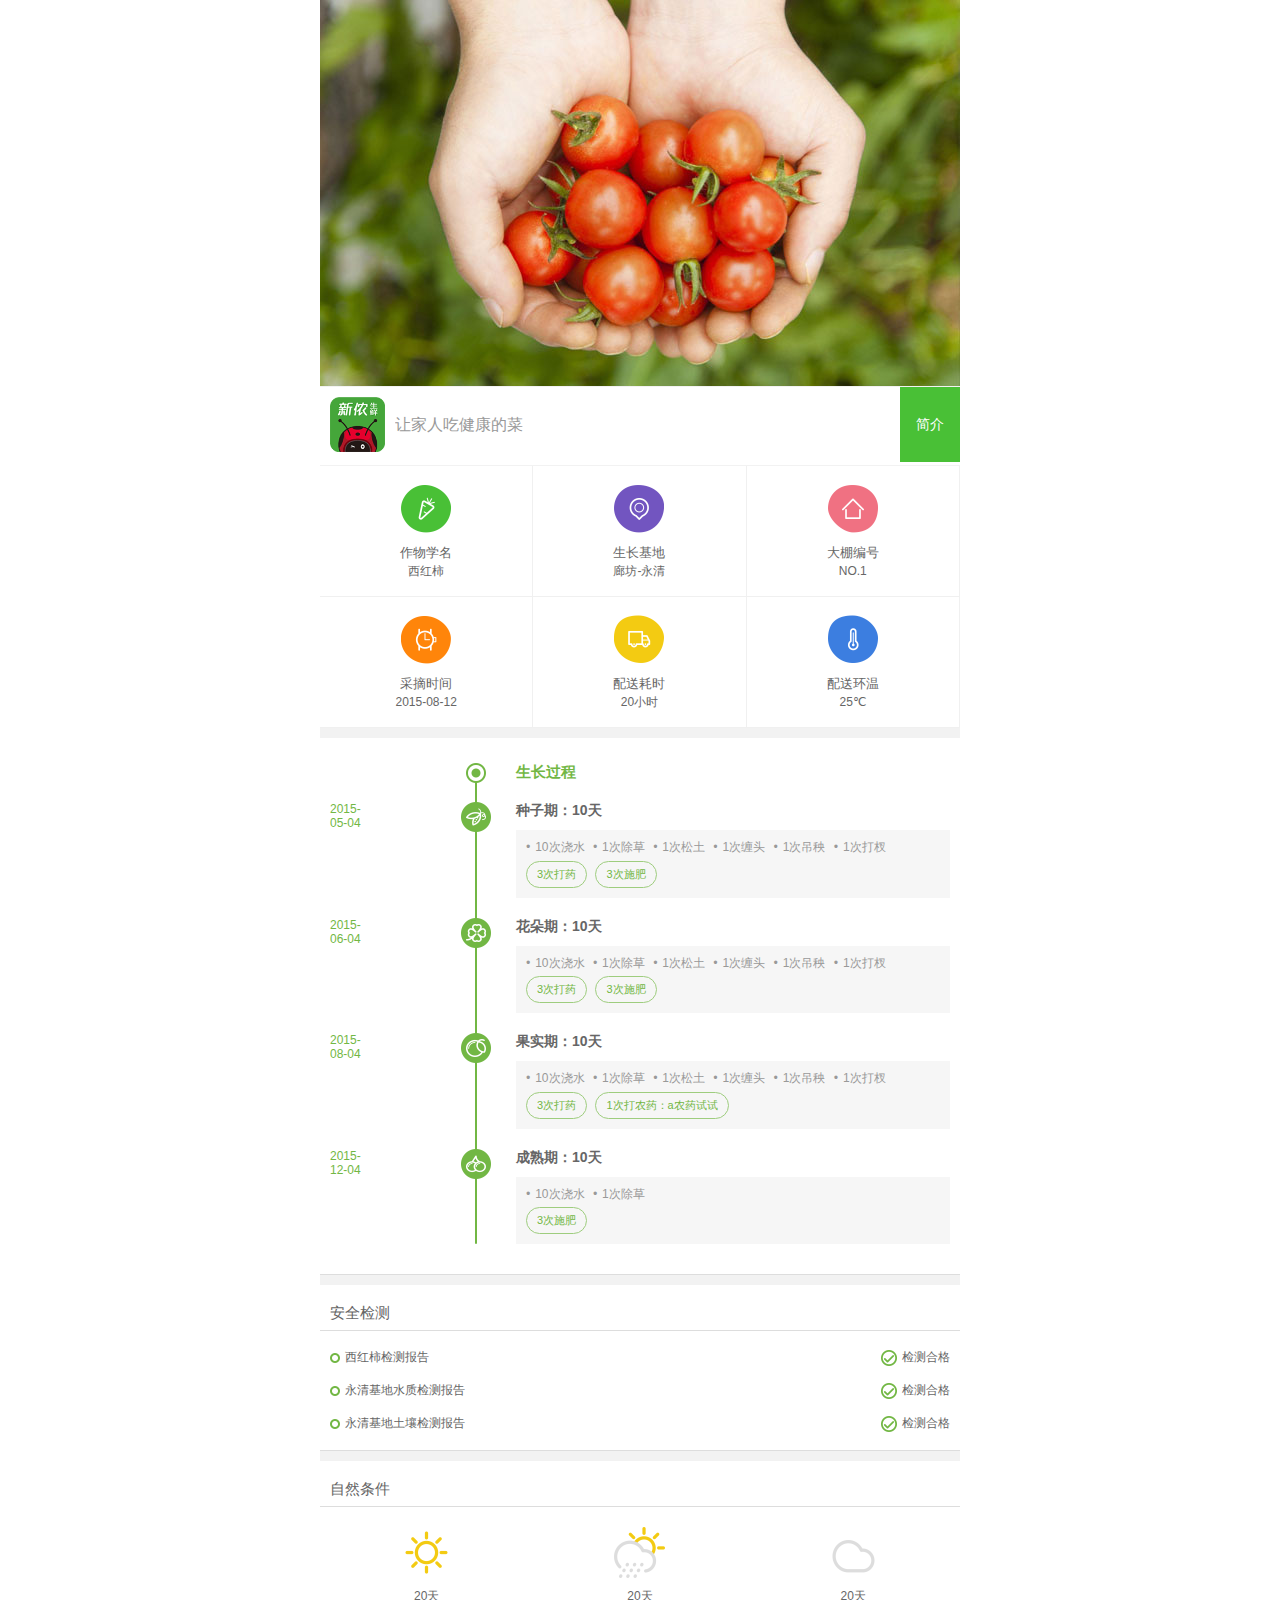
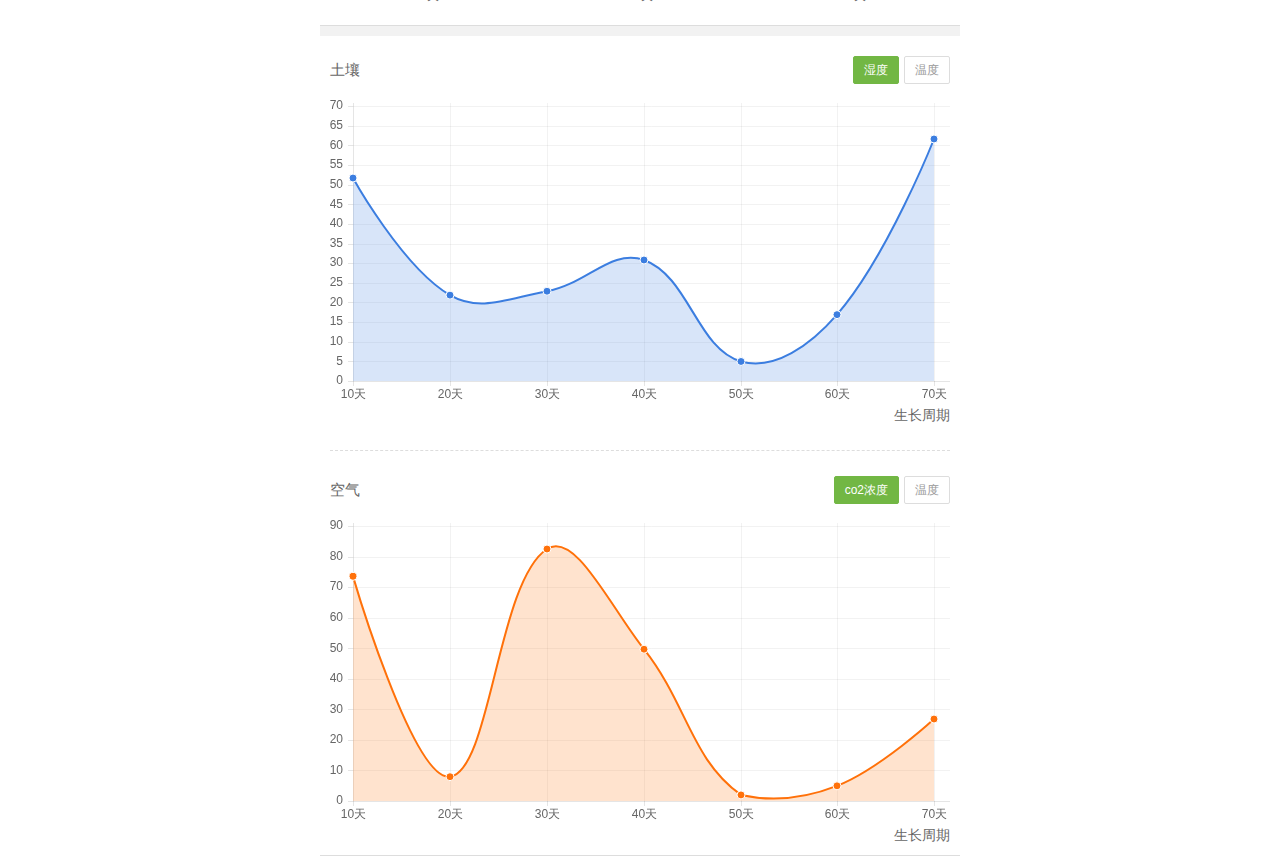
<file: index.html>
<!DOCTYPE html>
<html>
<head>
	<title>溯源</title>
	<meta charset="utf-8">
	<meta http-equiv="X-UA-Compatible" content="IE=edge">
	<meta name="viewport" content="width=device-width,height=device-height,inital-scale=1.0,maximum-scale=1.0,user-scalable=no;">
	<meta name="apple-mobile-web-app-capable" content="yes">
	<meta name="apple-mobile-web-app-status-bar-style" content="black">
	<meta name="format-detection" content="telephone=no">     

	<link href="css/reset.css" rel="stylesheet"> 
	<link href="css/style.css" rel="stylesheet">
	
</head>
<body>
	<div class="wrap">
		<head>
			<div class="header-inner">
				<div class="image-source">
					 <img id="srcimg" src="images/banner_02.jpg">
					 <!-- 一定要限制 id="srcimg" 上传的图片尺寸为： width="640" height="386"-->
				</div>
			</div>
		</head>
		<div class="guild-nav">
			<dl class="clearfix link-line">
				<dt>
					<img src="images/logo.png">
				</dt>
				<dd>
					<span>让家人吃健康的菜</span>
					<a href="jianjie.html">简介</a>
				</dd>
			</dl>
			<ul class="clearfix">
				<li>
					<a href="javascript:void(0)">
						<i class="icon icon-name"></i>
						<span>作物学名</span>
						<span>西红柿</span>
					</a>
				</li>
				<li>
					<a href="javascript:void(0)">
						<i class="icon icon-address"></i>
						<span>生长基地</span>
						<span>廊坊-永清</span>
					</a>
				</li>
				<li>
					<a href="javascript:void(0)">
						<i class="icon icon-number"></i>
						<span>大棚编号</span>
						<span>NO.1</span>
					</a>
				</li>
				<li>
					<a href="javascript:void(0)">
						<i class="icon icon-time"></i>
						<span>采摘时间</span>
						<span>2015-08-12</span>
					</a>
				</li>
				<li>
					<a href="javascript:void(0)">
						<i class="icon icon-delivery"></i>
						<span>配送耗时</span>
						<span>20小时</span>
					</a>
				</li>
				<li>
					<a href="javascript:void(0)">
						<i class="icon icon-temperature"></i>
						<span>配送环温</span>
						<span>25℃</span>
					</a>
				</li>
			</ul>
		</div>
		<div class="main">
			<div class="container">
				<div class="space10">
					<div class="timeline">
							<div class="timeline-container">
								<div class="timeline-line"></div>

								<div class="timeline-row clearfix">
									<div class="timeline-time">
										<span>&nbsp;</span>
									</div>
									<div class="timeline-icon">
										<i class="icon-min icon-circle"></i>
									</div>
									<div class="timeline-content">
										<h2>生长过程</h2>
									</div>
								</div>

								<div class="timeline-row clearfix">
									<div class="timeline-time">
										<span>2015-<br/>05-04</span>
									</div>
									<div class="timeline-icon">
										<i class="icon-min icon-seed"></i>
									</div>
									<div class="timeline-content">
										<h4>种子期：10天</h4>
										<div class="timeline-content-inner">
											<p>
												<span><i class="dotted">&bull;</i>10次浇水</span>
												<span><i class="dotted">&bull;</i>1次除草</span>
												<span><i class="dotted">&bull;</i>1次松土</span>
												<span><i class="dotted">&bull;</i>1次缠头</span>
												<span><i class="dotted">&bull;</i>1次吊秧</span>
												<span><i class="dotted">&bull;</i>1次打杈</span>
											</p>
											<a href="nongyao.html">3次打药</a>
											<a href="#">3次施肥</a>
										</div>
									</div>
								</div>

								<div class="timeline-row clearfix">
									<div class="timeline-time">
										<span>2015-<br/>06-04</span>
									</div>
									<div class="timeline-icon">
										<i class="icon-min icon-flower"></i>
									</div>
									<div class="timeline-content">
										<h4>花朵期：10天</h4>
										<div class="timeline-content-inner">
											<p>
												<span><i class="dotted">&bull;</i>10次浇水</span>
												<span><i class="dotted">&bull;</i>1次除草</span>
												<span><i class="dotted">&bull;</i>1次松土</span>
												<span><i class="dotted">&bull;</i>1次缠头</span>
												<span><i class="dotted">&bull;</i>1次吊秧</span>
												<span><i class="dotted">&bull;</i>1次打杈</span>
											</p>
											<a href="#">3次打药</a>
											<a href="#">3次施肥</a>
										</div>
									</div>
								</div>

								<div class="timeline-row clearfix">
									<div class="timeline-time">
										<span>2015-<br/>08-04</span>
									</div>
									<div class="timeline-icon">
										<i class="icon-min icon-fruit"></i>
									</div>
									<div class="timeline-content">
										<h4>果实期：10天</h4>
										<div class="timeline-content-inner">
											<p>
												<span><i class="dotted">&bull;</i>10次浇水</span>
												<span><i class="dotted">&bull;</i>1次除草</span>
												<span><i class="dotted">&bull;</i>1次松土</span>
												<span><i class="dotted">&bull;</i>1次缠头</span>
												<span><i class="dotted">&bull;</i>1次吊秧</span>
												<span><i class="dotted">&bull;</i>1次打杈</span>
											</p>
											<a href="#">3次打药</a>
											<a href="#">1次打农药：a农药试试</a>
										</div>
									</div>
								</div>

								<div class="timeline-row clearfix">
									<div class="timeline-time">
										<span>2015-<br/>12-04</span>
									</div>
									<div class="timeline-icon">
										<i class="icon-min icon-grown"></i>
									</div>
									<div class="timeline-content">
										<h4>成熟期：10天</h4>
										<div class="timeline-content-inner">
											<p>
												<span><i class="dotted">&bull;</i>10次浇水</span>
												<span><i class="dotted">&bull;</i>1次除草</span>
											</p>
											<a href="#">3次施肥</a>
										</div>
									</div>
								</div>
							</div>
					</div>
				</div>
			</div>
			<div class="container">
				<h2 class="module-title">安全检测</h2>
				<div class="space10">
					<ul class="list-detection">
						<li>
							<a class="clearfix" href="baogao-list.html">
								<span><i class="icon list-circle"></i>西红柿检测报告</span>
								<span> <i class="icon circle-right"></i>检测合格</span>
							</a>
						</li>

						<li>
							<a class="clearfix" href="water.html">
								<span><i class="icon list-circle"></i>永清基地水质检测报告</span>
								<span> <i class="icon circle-right"></i>检测合格</span>
							</a>
						</li>

						<li>
							<a class="clearfix" href="soil.html">
								<span><i class="icon list-circle"></i>永清基地土壤检测报告</span>
								<span> <i class="icon circle-right"></i>检测合格</span>
							</a>
						</li>
					</ul>
				</div>
			</div>
			
			<div class="container">
				<h2 class="module-title">自然条件</h2>
				<ul class="list-conditions clearfix">
					<li>
						<i class="icon icon-sun"></i>
						<p>20天</p>
					</li>
					<li>
						<i class="icon icon-rain"></i>
						<p>20天</p>
					</li>
					<li>
						<i class="icon icon-cloudy"></i>
						<p>20天</p>
					</li>
				</ul>
			</div>

			<div class="container">
				<div class="space10">
					<div class="module1">
						<div class="title-group clearfix">
							<span>土壤</span>
							<span class="btn-group">
								<div class="clearfix">
									<a class="active" href="#">湿度</a>
									<a href="#">温度</a>
								</div>
							</span>
						</div>
						<div class="chart-module">
							<canvas id="canvas" height="150" width="300"></canvas>
							<p>生长周期</p>
						</div>
					</div>

					<div class="module2">
						<div class="title-group clearfix">
							<span>空气</span>
							<span class="btn-group">
								<div class="clearfix">
									<a class="active" href="#">co2浓度</a>
									<a href="#">温度</a>
								</div>
							</span>
						</div>
						<div class="chart-module">
							<canvas id="canvas2" height="150" width="300"></canvas>
							<p>生长周期</p>
						</div>
					</div>
				</div>
			</div>
		</div>
	</div>

<script src="js/Chart.min.js"></script><!-- 图表信息js -->
<script type="text/javascript" src="js/chart-module.js"></script><!-- 图表信息设置 -->
</body>
</html>
</file>
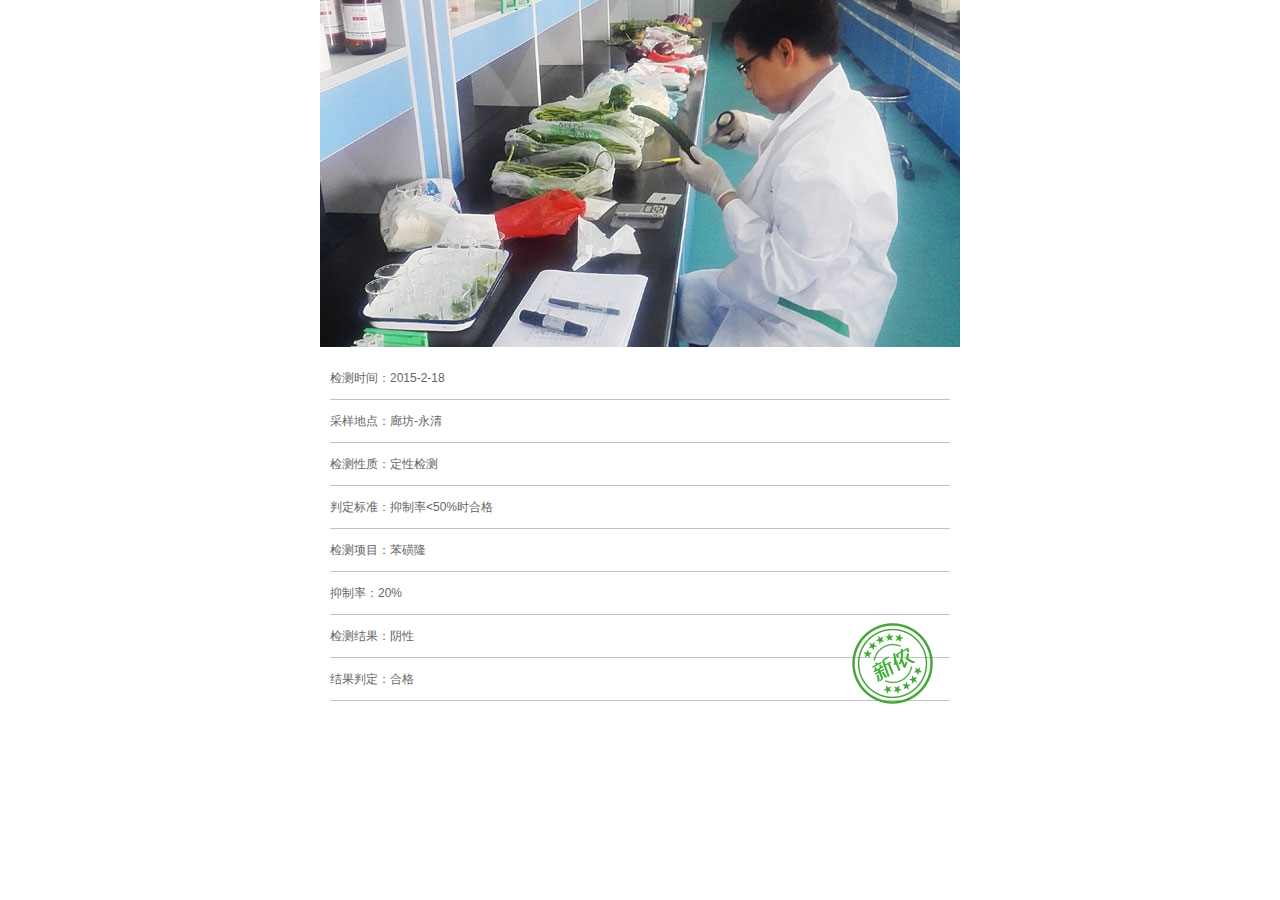
<file: baogao-list.html>
<!DOCTYPE html>
<html>
<head>
	<title>溯源-检测</title>
	<meta charset="utf-8">
	<meta http-equiv="X-UA-Compatible" content="IE=edge">
	<meta name="viewport" content="width=device-width,height=device-height,inital-scale=1.0,maximum-scale=1.0,user-scalable=no;">
	<meta name="apple-mobile-web-app-capable" content="yes">
	<meta name="apple-mobile-web-app-status-bar-style" content="black">
	<meta name="format-detection" content="telephone=no">     

	<link href="css/reset.css" rel="stylesheet"> 
	<link href="css/style.css" rel="stylesheet">
	
</head>
<body>
	<div class="wrap">
		<div class="qc-bg">
			<head>
				<div class="theme-banner">
					<img src="images/head.jpg" alt="溯源-质检"> 
					<!-- 图片尺寸width="640" height="347" -->
				</div>
			</head>
			<div class="main">
				<div class="qc-module">
					<div class="space10">
						<ul>
							<li>检测时间：2015-2-18</li>
							<li>采样地点：廊坊-永清</li>
							<li>检测性质：定性检测</li>
							<li>判定标准：抑制率&lt;50%时合格</li>
							<li>检测项目：苯磺隆</li>
							<li>抑制率：20%</li>
							<li>检测结果：阴性</li>
							<li>结果判定：合格</li>
						</ul>
					</div>
					<i class="icon section"></i>
				</div>
			</div>
		</div>
	</div>

<script src="js/Chart.min.js"></script><!-- 图表信息js -->
<script type="text/javascript" src="js/chart-module.js"></script><!-- 图表信息设置 -->
</body>
</html>
</file>
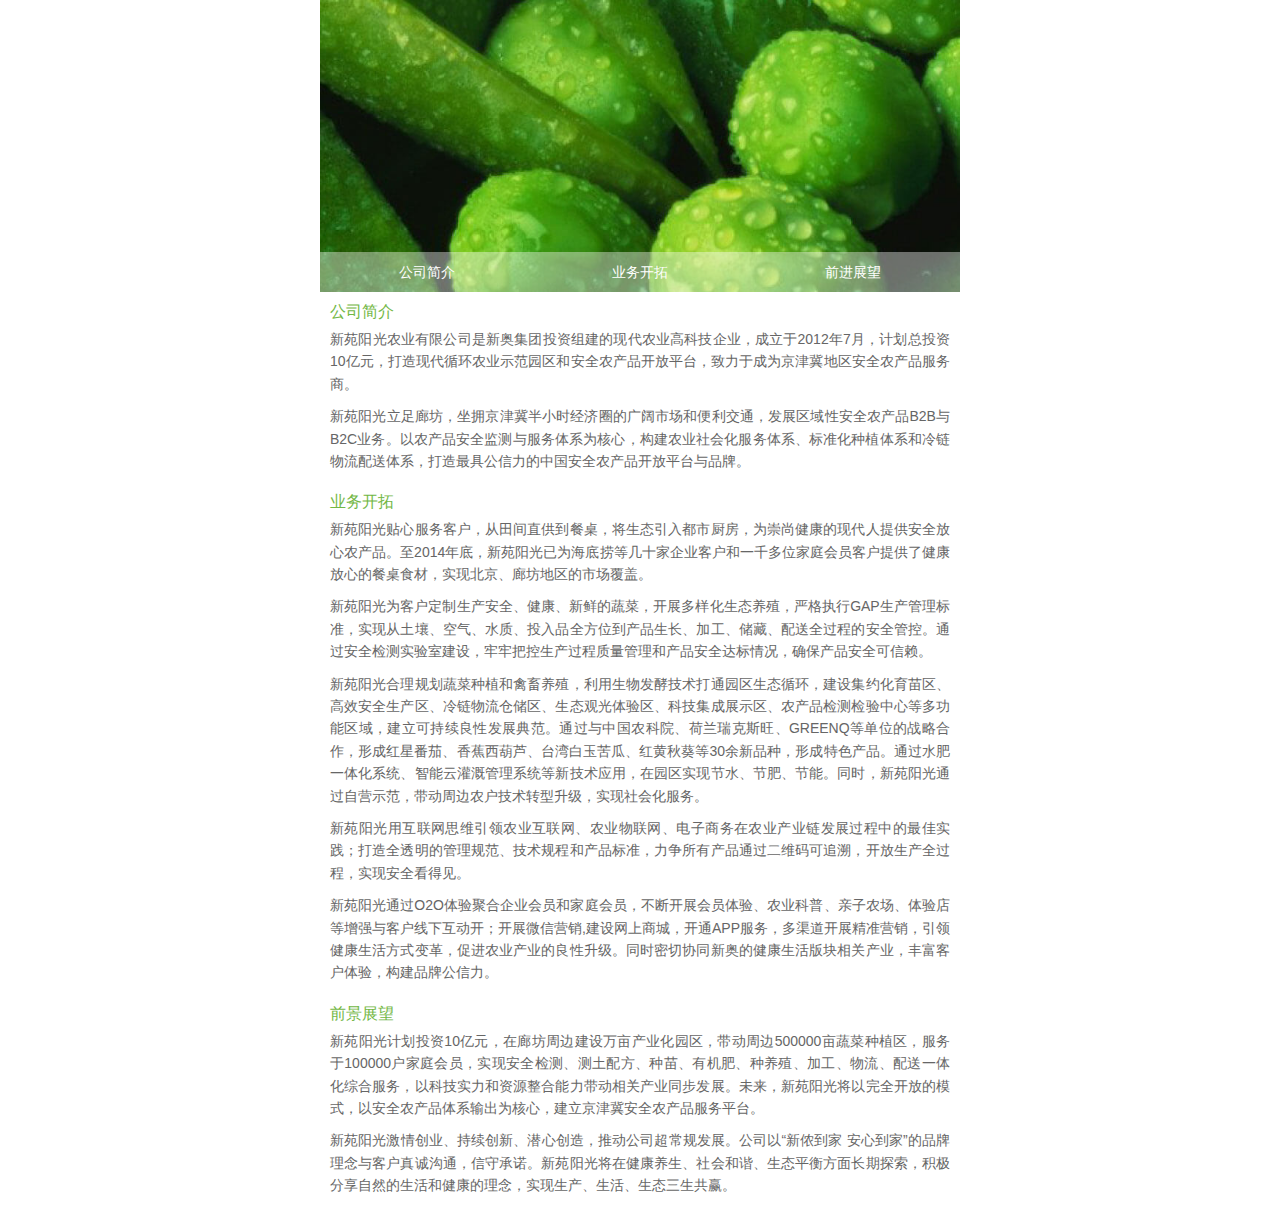
<file: jianjie.html>
<!DOCTYPE html>
<html>
<head>
	<title>简介</title>
	<meta charset="utf-8">
	<meta http-equiv="X-UA-Compatible" content="IE=edge">
	<meta name="viewport" content="width=device-width,height=device-height,inital-scale=1.0,maximum-scale=1.0,user-scalable=no;">
	<meta name="apple-mobile-web-app-capable" content="yes">
	<meta name="apple-mobile-web-app-status-bar-style" content="black">
	<meta name="format-detection" content="telephone=no">     

	<link href="css/reset.css" rel="stylesheet"> 
	<link href="css/style.css" rel="stylesheet">
</head>
<body>
	<div class="wrap">
		<div class="main">
			<div class="intro-box">
				<div class="intro-head">
					<div class="intro-top">
						<img src="images/intro.jpg">
						<ul class="clearfix">
							<li>
								<a href="#one">公司简介</a>
							</li>
							<li>
								<a href="#two">业务开拓</a>
							</li>
							<li>
								<a href="#three">前进展望</a>
							</li>
						</ul>
					</div>
				</div>
				<img class="opc" src="images/intro.jpg">
				<!-- <div class="white-div"></div> -->
				<div class="intro-txt" id="one">
					<h2>公司简介</h2>
					<p>
						新苑阳光农业有限公司是新奥集团投资组建的现代农业高科技企业，成立于2012年7月，计划总投资10亿元，打造现代循环农业示范园区和安全农产品开放平台，致力于成为京津冀地区安全农产品服务商。
					</p>
					<p>
						新苑阳光立足廊坊，坐拥京津冀半小时经济圈的广阔市场和便利交通，发展区域性安全农产品B2B与B2C业务。以农产品安全监测与服务体系为核心，构建农业社会化服务体系、标准化种植体系和冷链物流配送体系，打造最具公信力的中国安全农产品开放平台与品牌。
					</p>
				</div>
				<div class="intro-txt" id="two">
					<h2>业务开拓</h2>
					<p>
						新苑阳光贴心服务客户，从田间直供到餐桌，将生态引入都市厨房，为崇尚健康的现代人提供安全放心农产品。至2014年底，新苑阳光已为海底捞等几十家企业客户和一千多位家庭会员客户提供了健康放心的餐桌食材，实现北京、廊坊地区的市场覆盖。
					</p>
					<p>
						新苑阳光为客户定制生产安全、健康、新鲜的蔬菜，开展多样化生态养殖，严格执行GAP生产管理标准，实现从土壤、空气、水质、投入品全方位到产品生长、加工、储藏、配送全过程的安全管控。通过安全检测实验室建设，牢牢把控生产过程质量管理和产品安全达标情况，确保产品安全可信赖。
					</p>
					<p>
						新苑阳光合理规划蔬菜种植和禽畜养殖，利用生物发酵技术打通园区生态循环，建设集约化育苗区、高效安全生产区、冷链物流仓储区、生态观光体验区、科技集成展示区、农产品检测检验中心等多功能区域，建立可持续良性发展典范。通过与中国农科院、荷兰瑞克斯旺、GREENQ等单位的战略合作，形成红星番茄、香蕉西葫芦、台湾白玉苦瓜、红黄秋葵等30余新品种，形成特色产品。通过水肥一体化系统、智能云灌溉管理系统等新技术应用，在园区实现节水、节肥、节能。同时，新苑阳光通过自营示范，带动周边农户技术转型升级，实现社会化服务。
					</p>
					<p>
						新苑阳光用互联网思维引领农业互联网、农业物联网、电子商务在农业产业链发展过程中的最佳实践；打造全透明的管理规范、技术规程和产品标准，力争所有产品通过二维码可追溯，开放生产全过程，实现安全看得见。
					</p>
					<p>
						新苑阳光通过O2O体验聚合企业会员和家庭会员，不断开展会员体验、农业科普、亲子农场、体验店等增强与客户线下互动开；开展微信营销,建设网上商城，开通APP服务，多渠道开展精准营销，引领健康生活方式变革，促进农业产业的良性升级。同时密切协同新奥的健康生活版块相关产业，丰富客户体验，构建品牌公信力。
					</p>
				</div>
				<div class="intro-txt" id="three">
					<h2>前景展望</h2>
					<p>
						新苑阳光计划投资10亿元，在廊坊周边建设万亩产业化园区，带动周边500000亩蔬菜种植区，服务于100000户家庭会员，实现安全检测、测土配方、种苗、有机肥、种养殖、加工、物流、配送一体化综合服务，以科技实力和资源整合能力带动相关产业同步发展。未来，新苑阳光将以完全开放的模式，以安全农产品体系输出为核心，建立京津冀安全农产品服务平台。
					</p>
					<p>
						新苑阳光激情创业、持续创新、潜心创造，推动公司超常规发展。公司以“新侬到家 安心到家”的品牌理念与客户真诚沟通，信守承诺。新苑阳光将在健康养生、社会和谐、生态平衡方面长期探索，积极分享自然的生活和健康的理念，实现生产、生活、生态三生共赢。
					</p>
				</div>
			</div>
		</div>
	</div>

<script type="text/javascript" src="js/jquery.js"></script>

<script type="text/javascript">
	$(function(){
	    var hei = $('.intro-head').height();
	    //var heiw = $('.white-div').css({"height":hei});
		$(".intro-top ul a").click(function(){
		    var href = $(this).attr("href");
		    var pos = $(href).offset().top - hei;
		    $("html,body").animate({scrollTop: pos}, 1000);
		    return false;
		});
	})
</script>
</body>
</html>
</file>
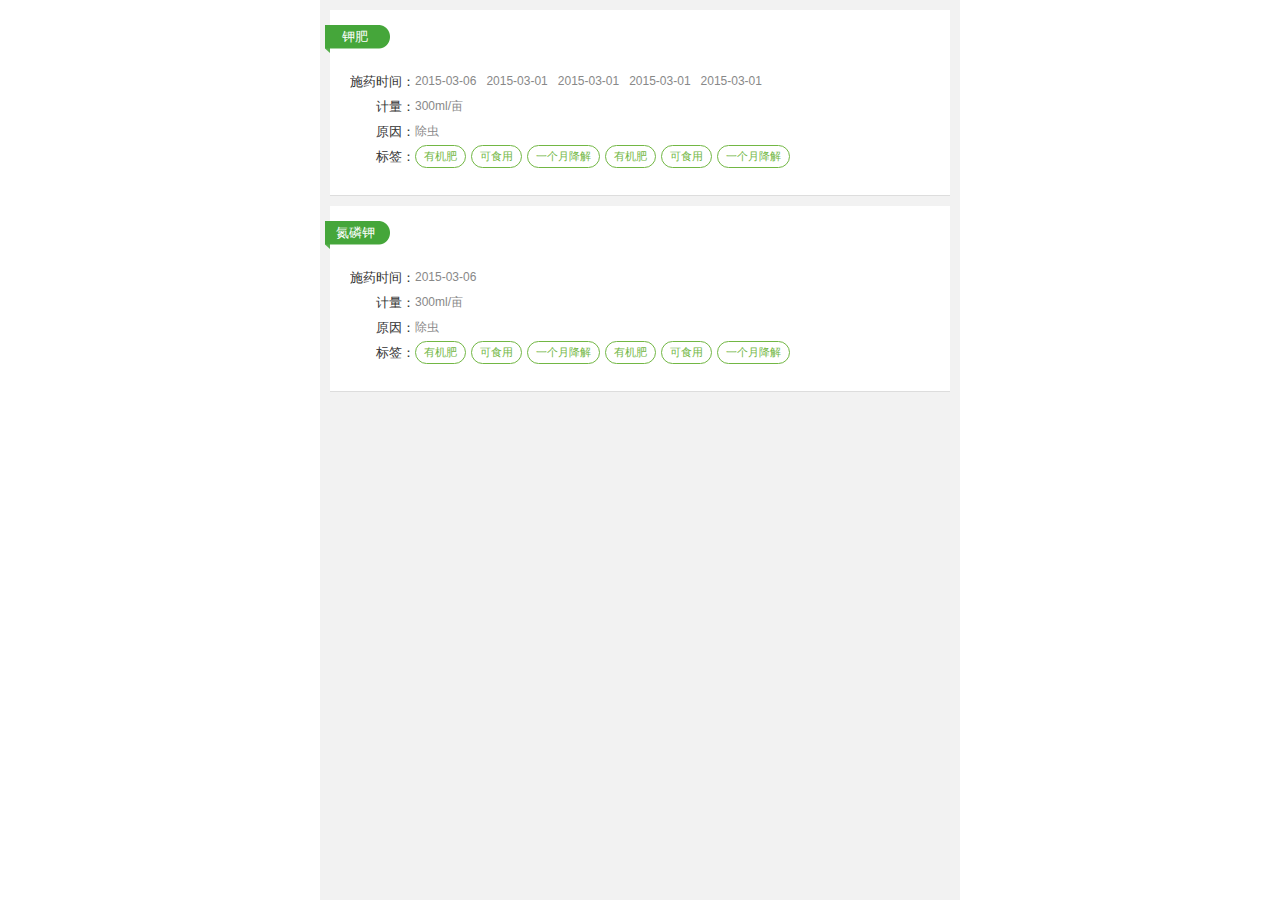
<file: nongyao.html>
<!DOCTYPE html>
<html>
<head>
	<title>溯源-农药</title>
	<meta charset="utf-8">
	<meta http-equiv="X-UA-Compatible" content="IE=edge">
	<meta name="viewport" content="width=device-width,height=device-height,inital-scale=1.0,maximum-scale=1.0,user-scalable=no;">
	<meta name="apple-mobile-web-app-capable" content="yes">
	<meta name="apple-mobile-web-app-status-bar-style" content="black">
	<meta name="format-detection" content="telephone=no">     

	<link href="css/reset.css" rel="stylesheet"> 
	<link href="css/style.css" rel="stylesheet">
	
</head>
<body>
	<div class="wrap">
		<div class="main">
			<div class="container full-screen-grey">
				<div class="mark-module">
					<span class="mark-book">
						<i>钾肥</i>
					</span>
					<dl class="ele-list clearfix">
						<dt>施药时间：</dt>
						<dd>
							<span>2015-03-06</span>
							<span>2015-03-01</span>
							<span>2015-03-01</span>
							<span>2015-03-01</span>
							<span>2015-03-01</span>
						</dd>
					</dl>

					<dl class="ele-list clearfix">
						<dt>计量：</dt>
						<dd>
							<span>300ml/亩</span>
						</dd>
					</dl>

					<dl class="ele-list clearfix">
						<dt>原因：</dt>
						<dd>
							<span>除虫</span>
						</dd>
					</dl>
					
					<dl class="ele-list clearfix">
						<dt>标签：</dt>
						<dd>
							<em>有机肥</em>
							<em>可食用</em>
							<em>一个月降解</em>
							<em>有机肥</em>
							<em>可食用</em>
							<em>一个月降解</em>
						</dd>
					</dl>
				</div>

				<div class="mark-module">
					<span class="mark-book">
						<i>氮磷钾</i>
					</span>
					<dl class="ele-list clearfix">
						<dt>施药时间：</dt>
						<dd>
							<span>2015-03-06</span>
						</dd>
					</dl>

					<dl class="ele-list clearfix">
						<dt>计量：</dt>
						<dd>
							<span>300ml/亩</span>
						</dd>
					</dl>

					<dl class="ele-list clearfix">
						<dt>原因：</dt>
						<dd>
							<span>除虫</span>
						</dd>
					</dl>

					<dl class="ele-list clearfix">
						<dt>标签：</dt>
						<dd>
							<em>有机肥</em>
							<em>可食用</em>
							<em>一个月降解</em>
							<em>有机肥</em>
							<em>可食用</em>
							<em>一个月降解</em>
						</dd>
					</dl>
				</div>
			</div>
		</div>
	</div>

<script src="js/Chart.min.js"></script><!-- 图表信息js -->
<script type="text/javascript" src="js/chart-module.js"></script><!-- 图表信息设置 -->
</body>
</html>
</file>
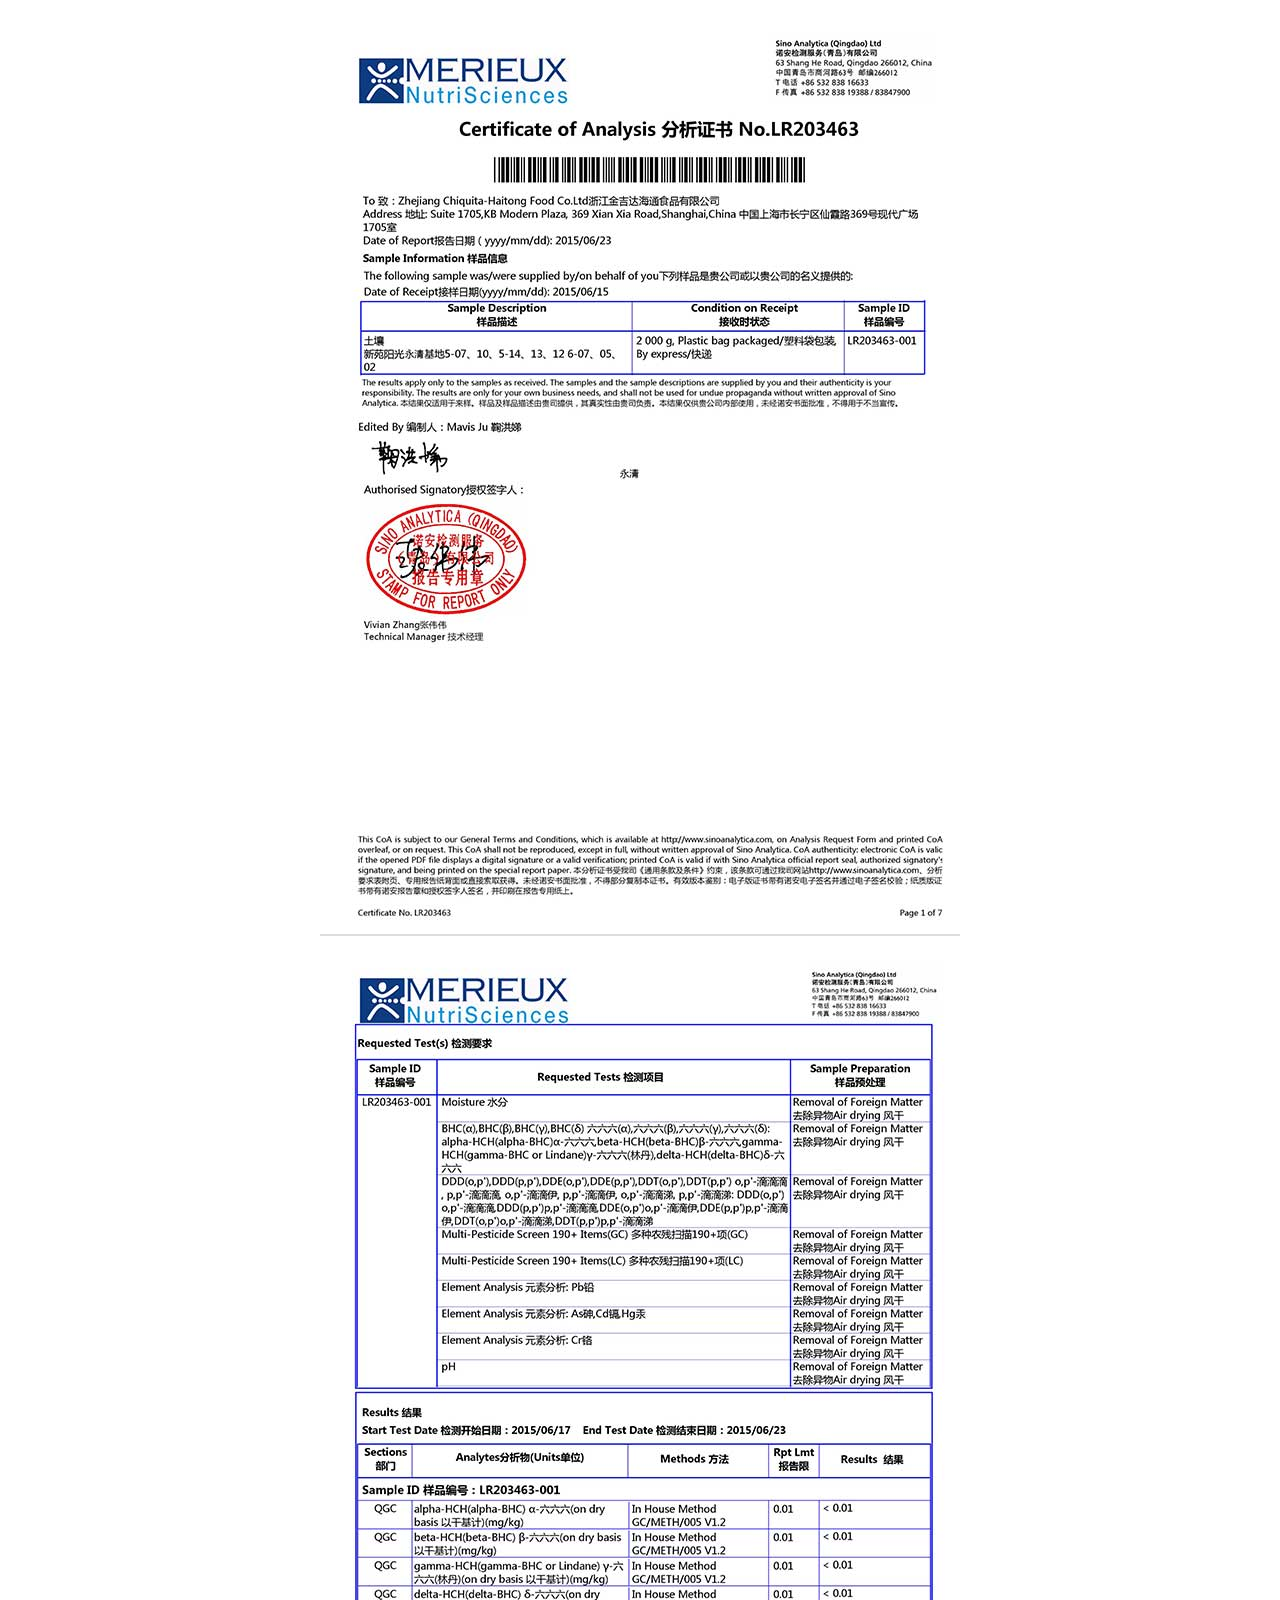
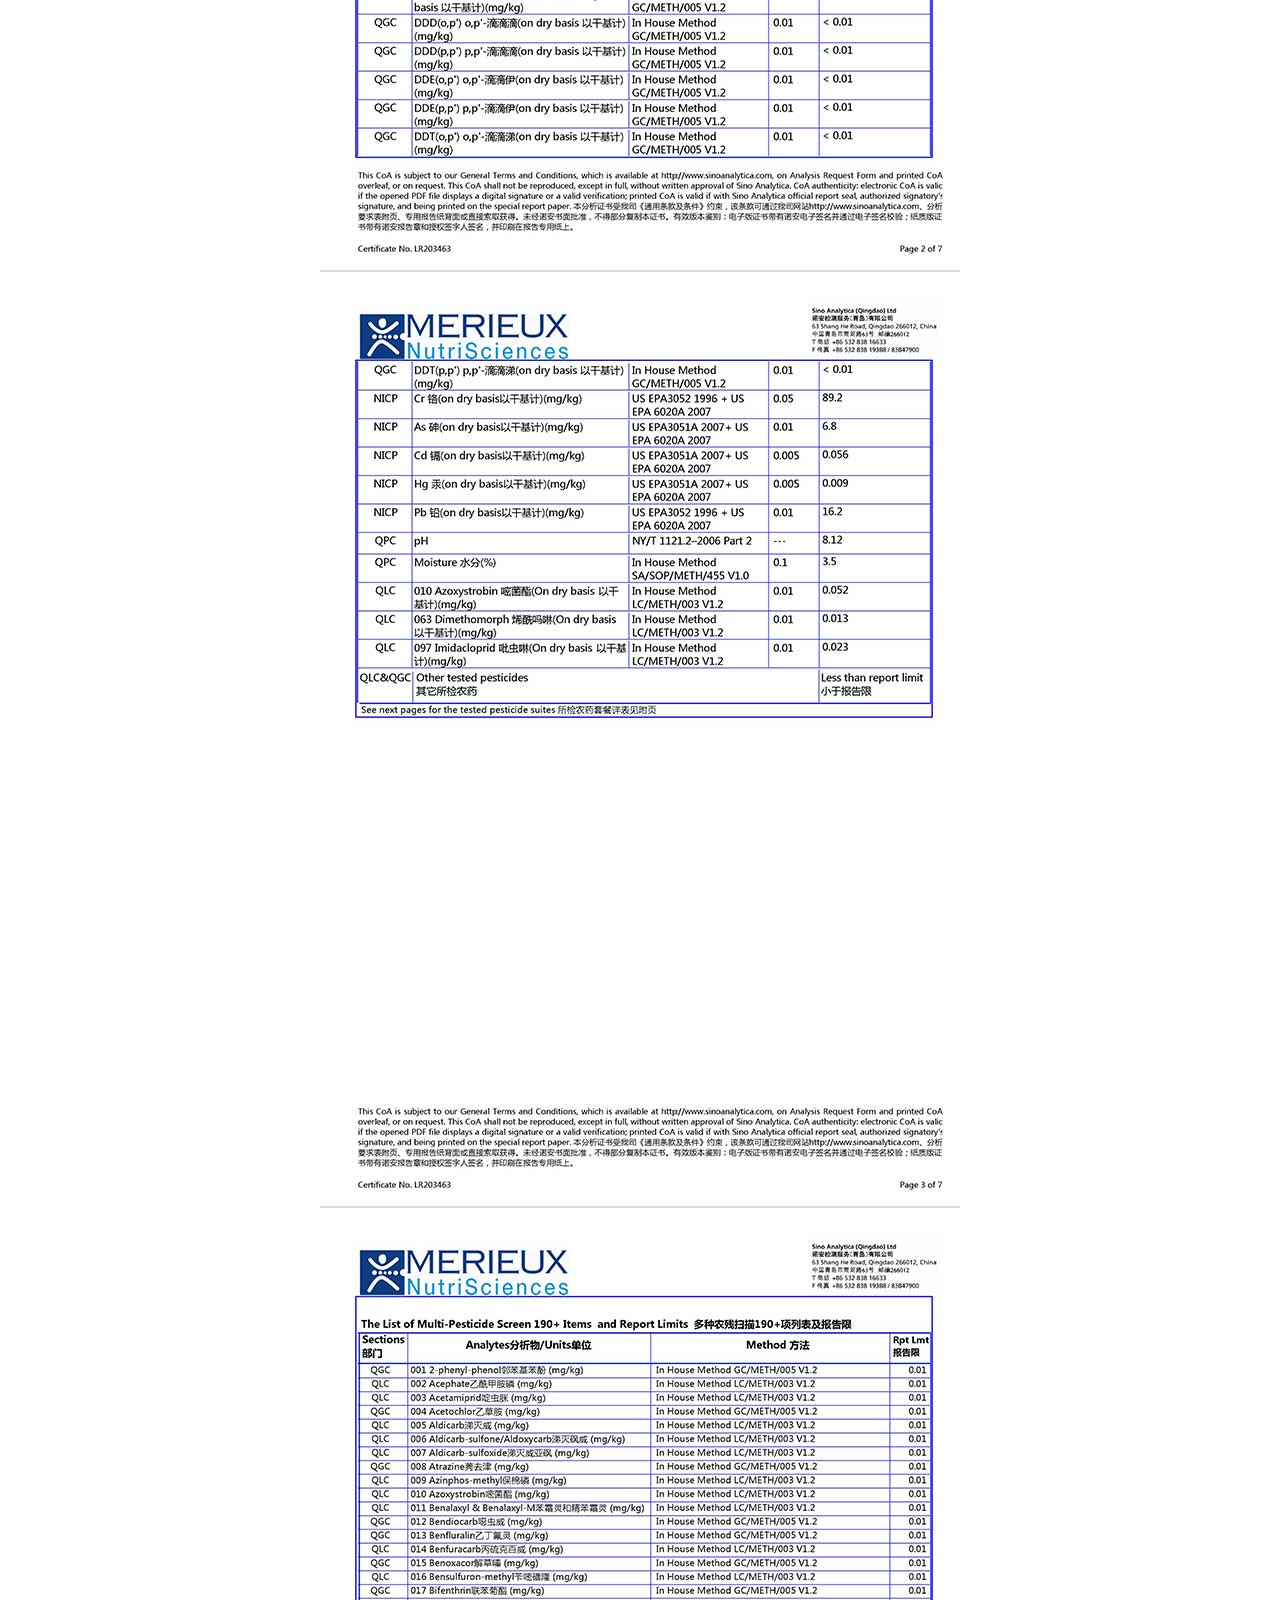
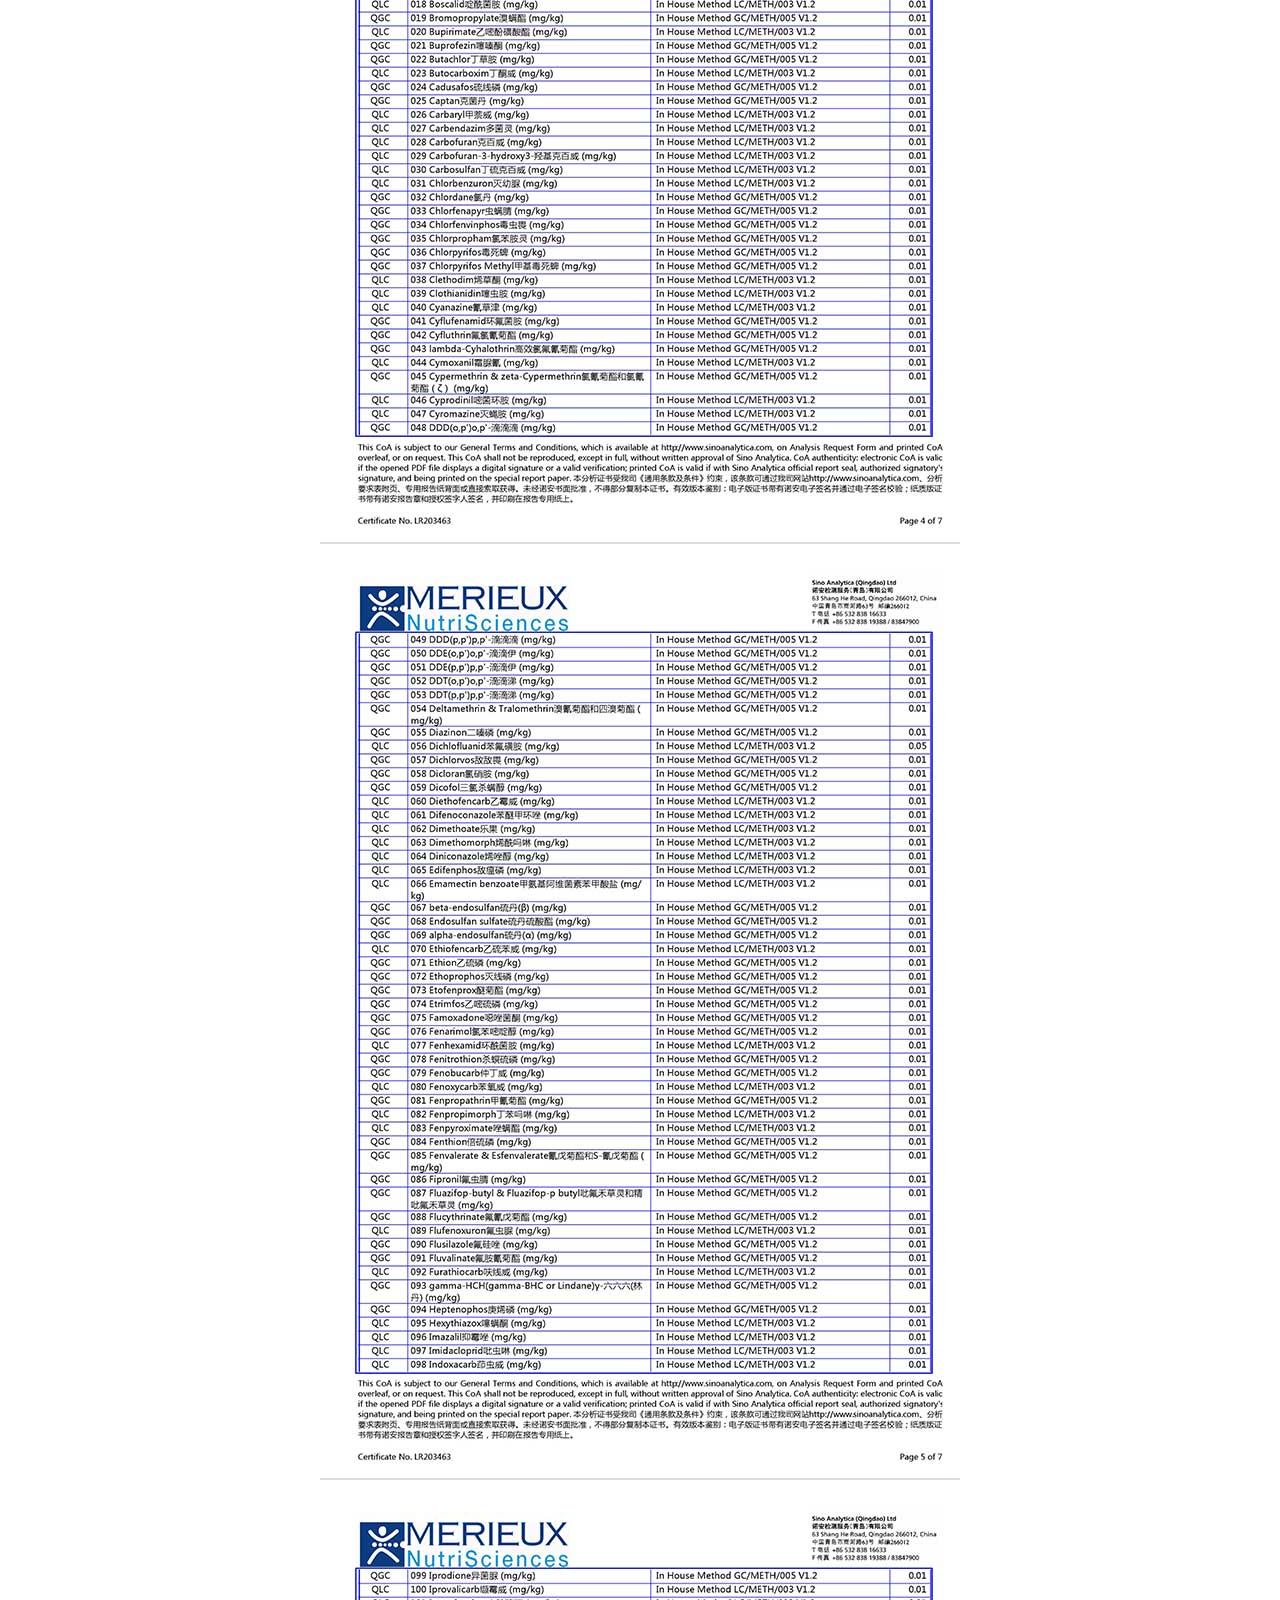
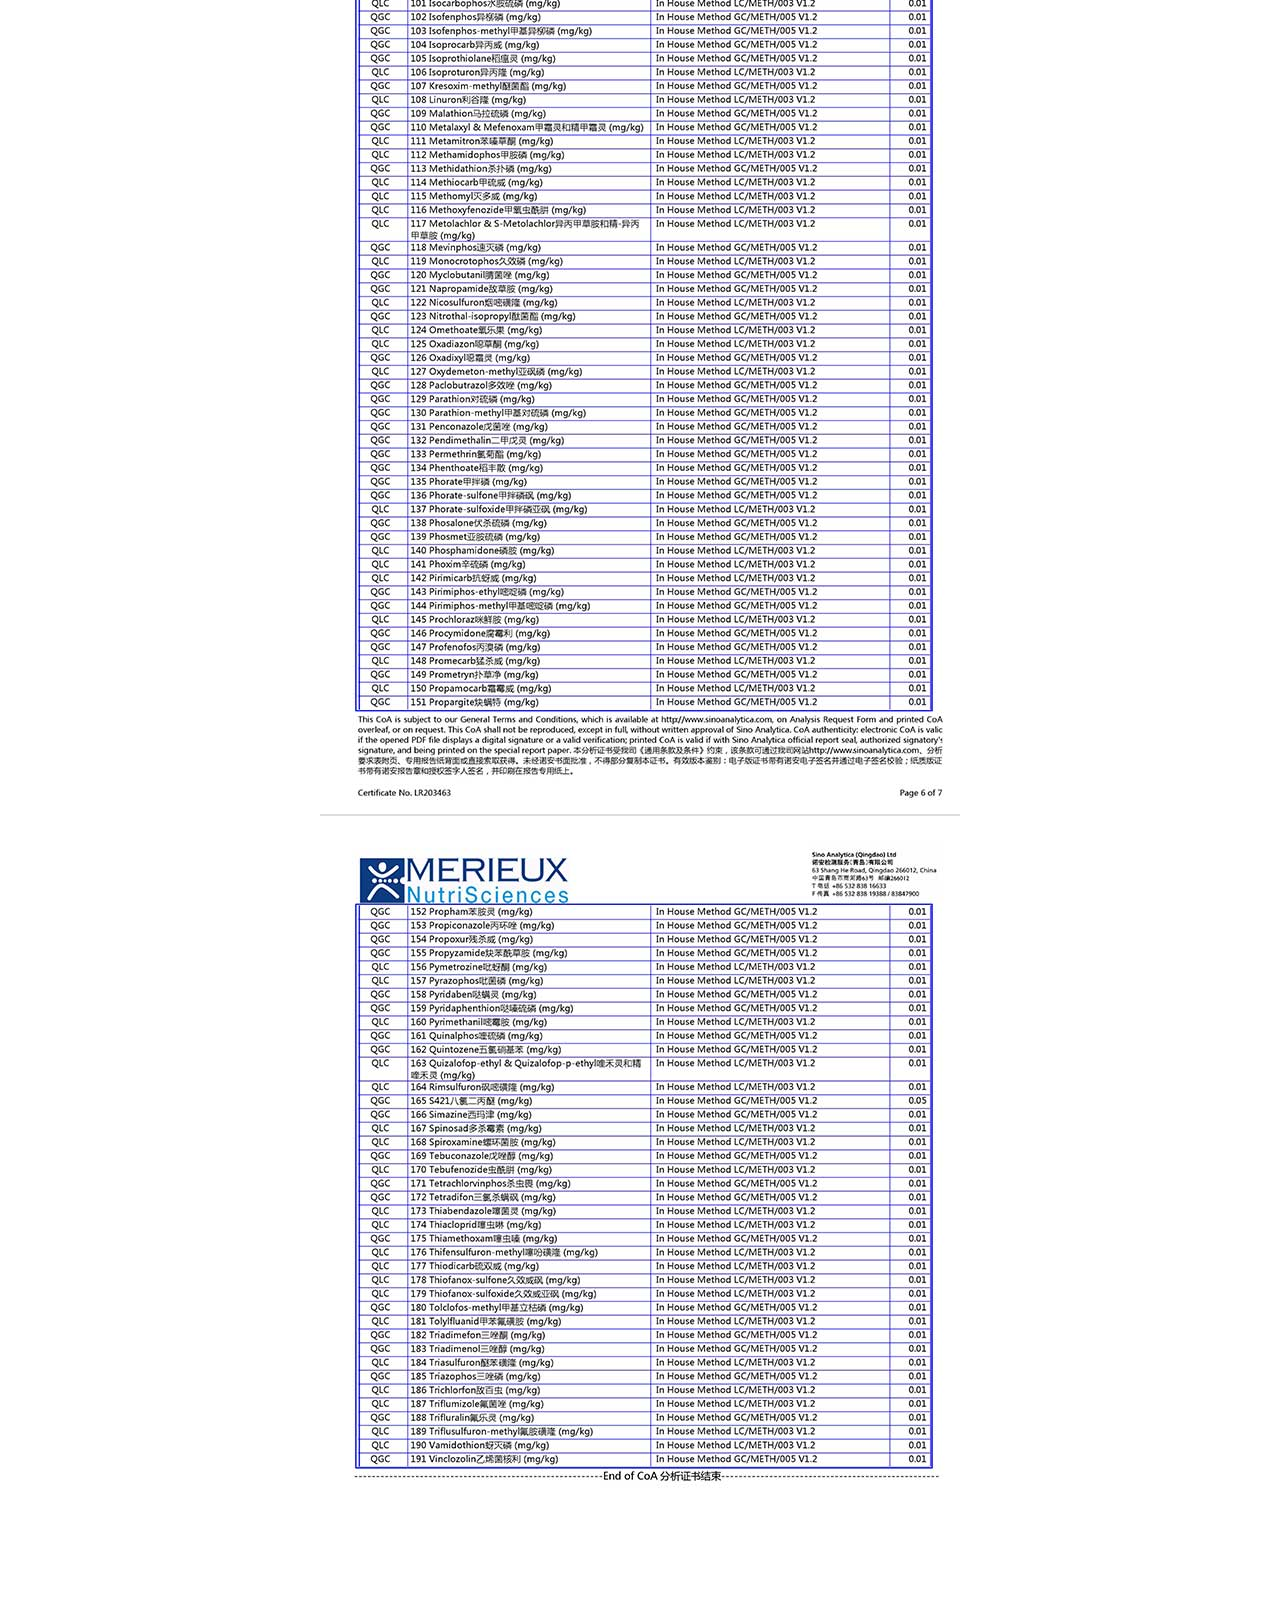
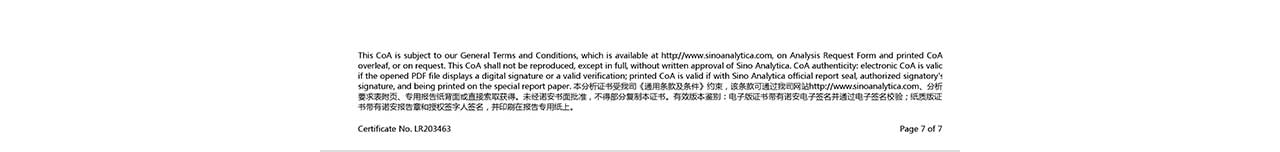
<file: soil.html>
<!DOCTYPE html>
<html>
<head>
	<title>溯源-土壤检测</title>
	<meta charset="utf-8">
	<meta http-equiv="X-UA-Compatible" content="IE=edge">
	<meta name="viewport" content="width=device-width,height=device-height,inital-scale=1.0,maximum-scale=1.0,user-scalable=no;">
	<meta name="apple-mobile-web-app-capable" content="yes">
	<meta name="apple-mobile-web-app-status-bar-style" content="black">
	<meta name="format-detection" content="telephone=no">     

	<link href="css/reset.css" rel="stylesheet"> 
	<link href="css/style.css" rel="stylesheet">
	
</head>
<body>
	<div class="wrap">
		<div class="qc-bg">
			<div class="main">
				<img src="images/1.jpg" alt="土壤检测">
				<img src="images/2.jpg" alt="土壤检测">
				<img src="images/3.jpg" alt="土壤检测">
				<img src="images/4.jpg" alt="土壤检测">
				<img src="images/5.jpg" alt="土壤检测">
				<img src="images/6.jpg" alt="土壤检测">
				<img src="images/7.jpg" alt="土壤检测">
			</div>
		</div>
	</div>
</body>
</html>
</file>
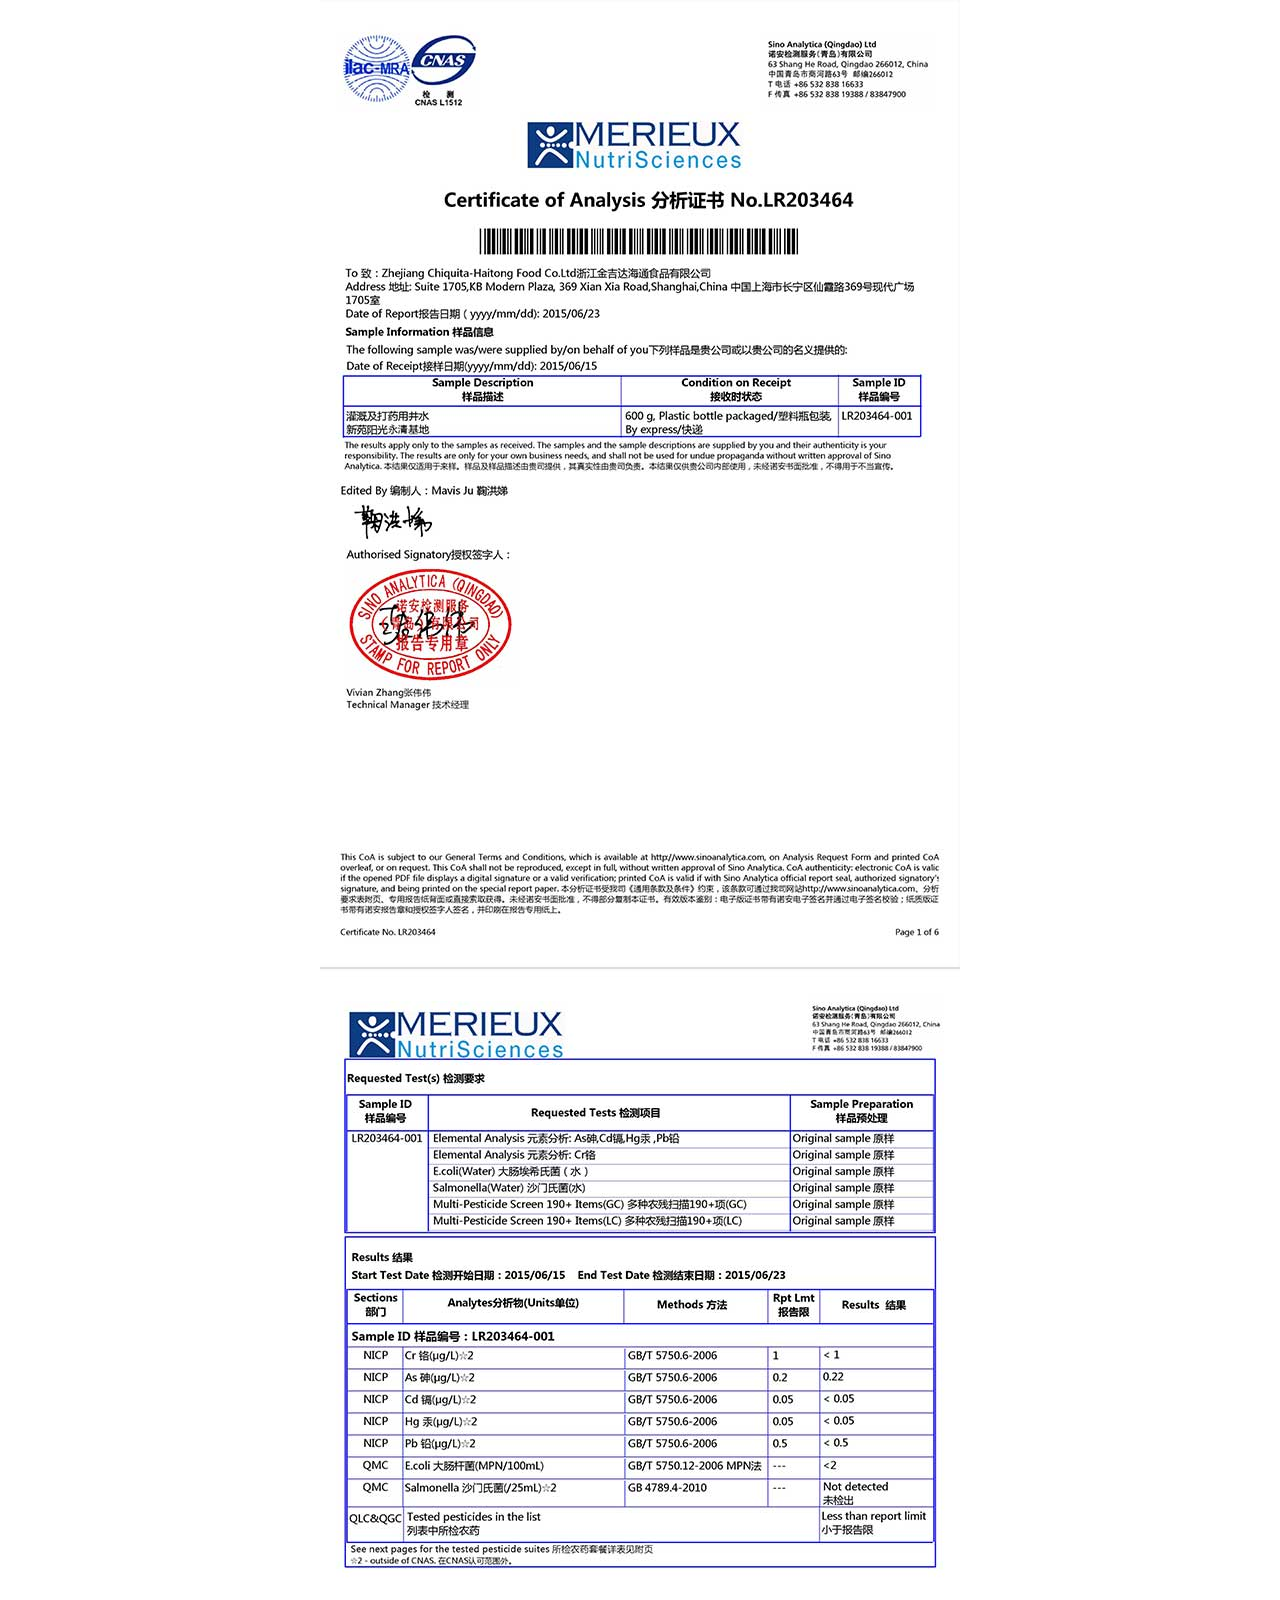
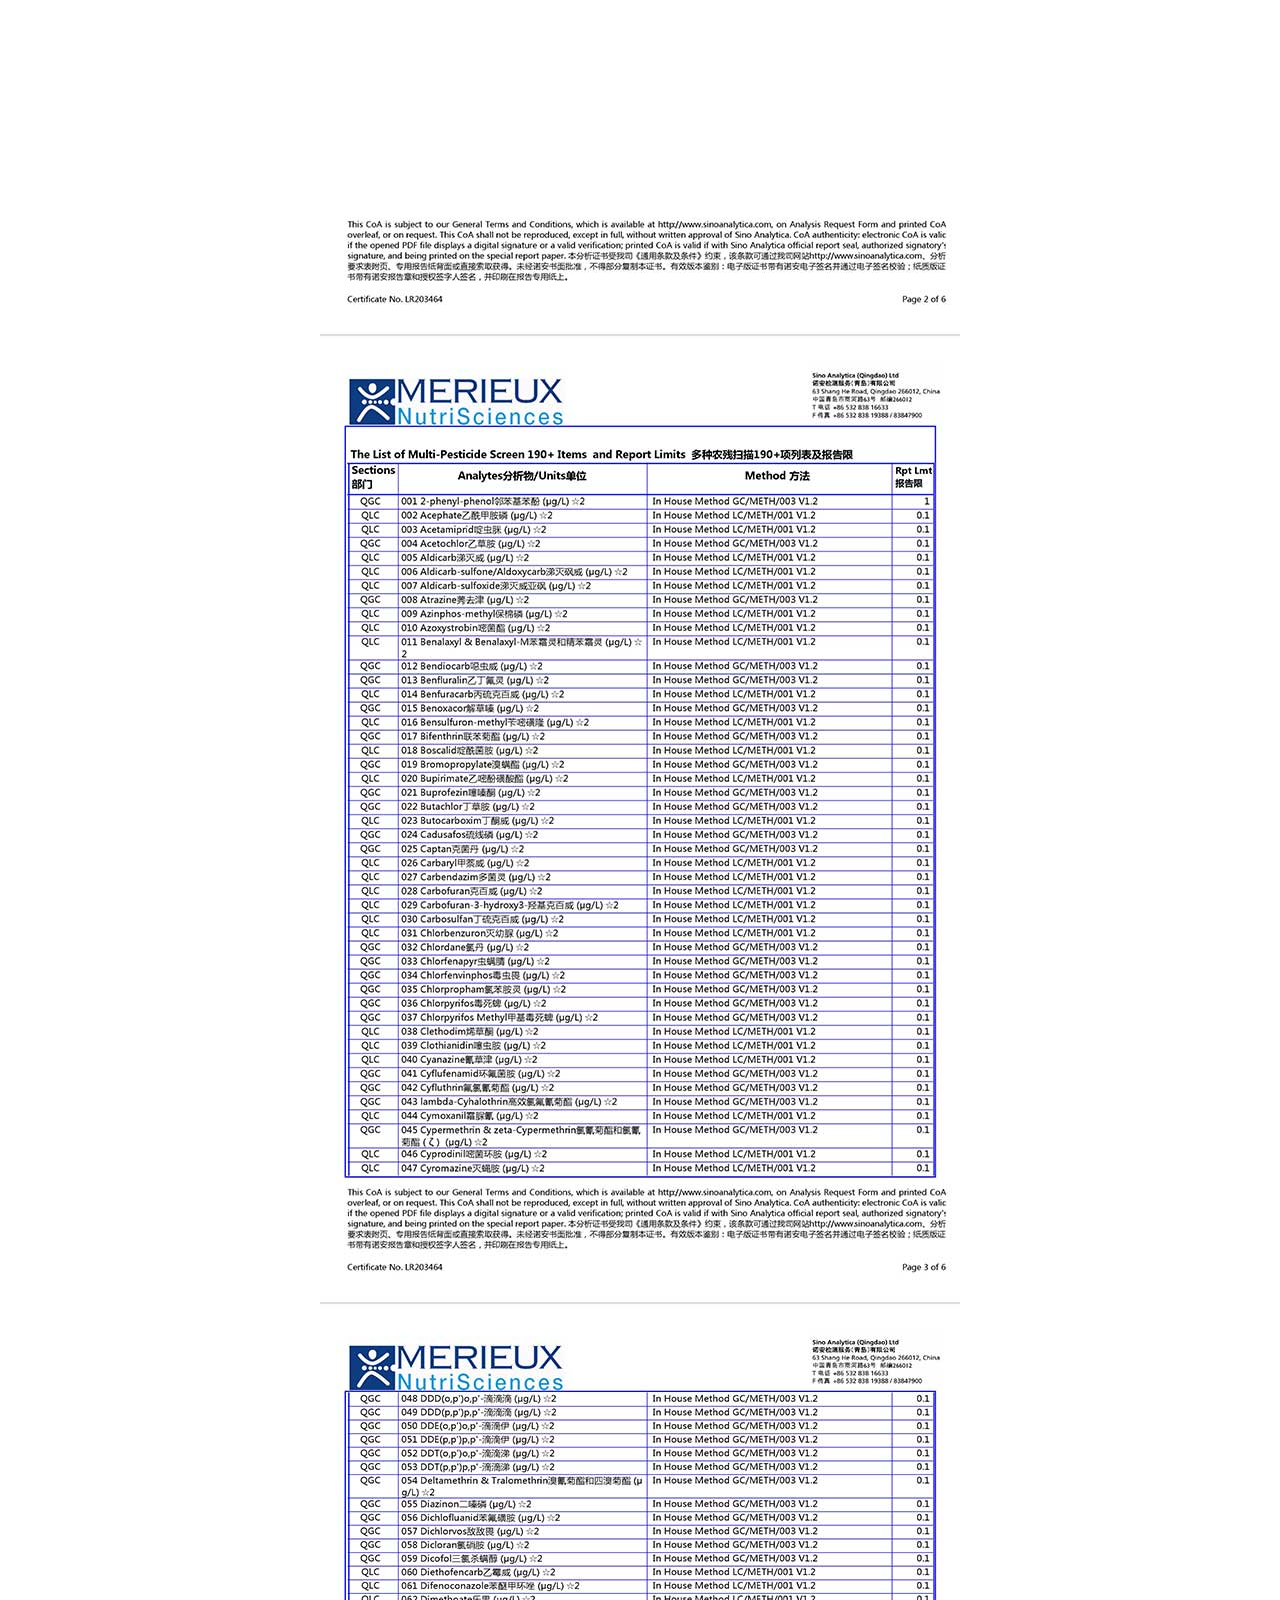
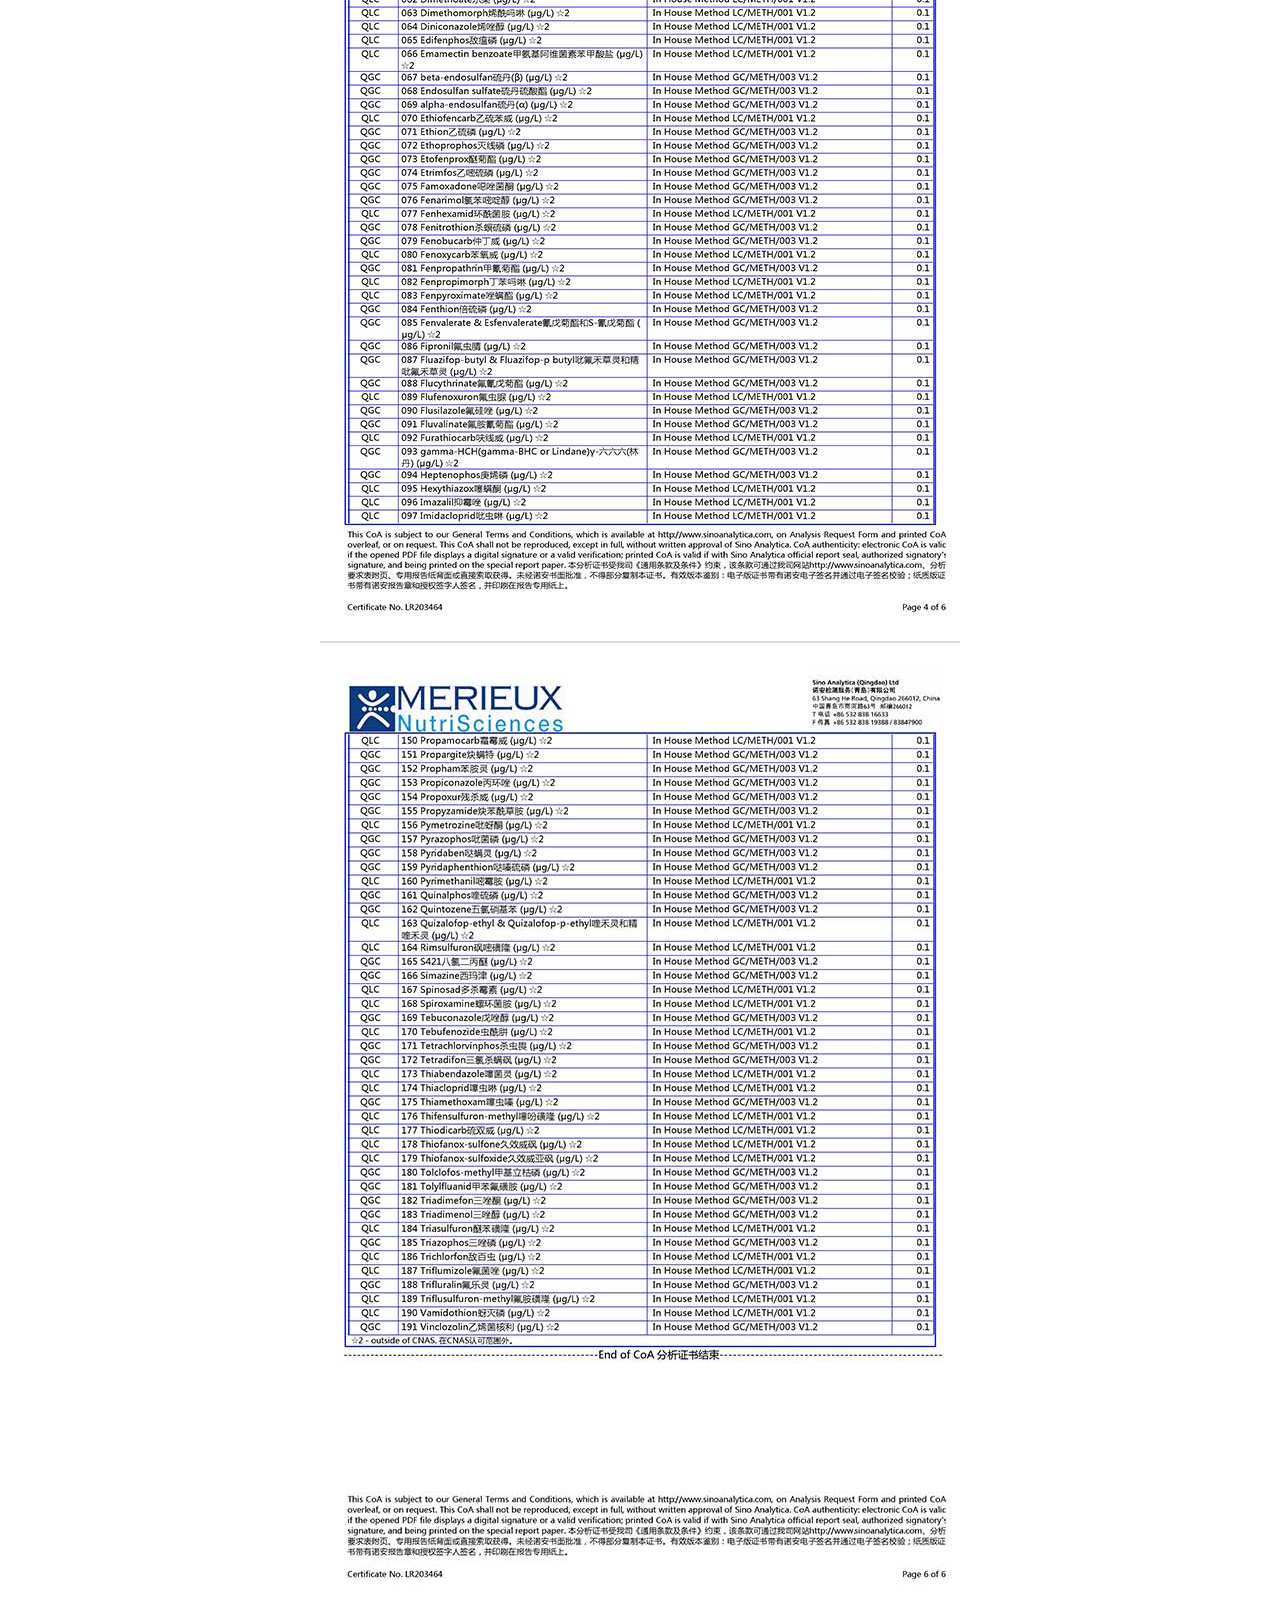
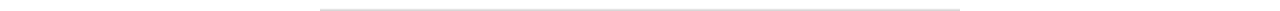
<file: water.html>
<!DOCTYPE html>
<html>
<head>
	<title>溯源-水质检测</title>
	<meta charset="utf-8">
	<meta http-equiv="X-UA-Compatible" content="IE=edge">
	<meta name="viewport" content="width=device-width,height=device-height,inital-scale=1.0,maximum-scale=1.0,user-scalable=no;">
	<meta name="apple-mobile-web-app-capable" content="yes">
	<meta name="apple-mobile-web-app-status-bar-style" content="black">
	<meta name="format-detection" content="telephone=no">     

	<link href="css/reset.css" rel="stylesheet"> 
	<link href="css/style.css" rel="stylesheet">
	
</head>
<body>
	<div class="wrap">
		<div class="qc-bg">
			<div class="main">
				<img src="images/water_01.jpg" alt="水质检测">
				<img src="images/water_03.jpg" alt="水质检测">
				<img src="images/water_05.jpg" alt="水质检测">
				<img src="images/water_07.jpg" alt="水质检测">
				<img src="images/water_11.jpg" alt="水质检测">
			</div>
		</div>
	</div>
</body>
</html>
</file>
<file: css/style.css>
@charset "utf-8";
.wrap{ max-width: 640px; margin: 0 auto; background-color: #f2f2f2;}
.header-inner{ position: relative;}
.head-img{ width: 130px; height: 130px; -webkit-border-radius: 50%; -moz-border-radius: 50%; border-radius: 50%; border: 4px solid #fff; position: absolute; top: 50%; left: 50%; margin: -80px 0 0 -65px;}
.head-img img{ width: 100%; height: 100%; -webkit-border-radius: 50%; -moz-border-radius: 50%; border-radius: 50%;}
.head-img-inner{ position: relative;}
.head-img span{ width: 50px; height: 50px;border: 2px solid #fff;  display: inline-block; -webkit-border-radius: 50%; -moz-border-radius: 50%;border-radius: 50%; background-color: #fff; position: absolute; right: -1px; bottom: -5px; font-size: 0;}
.head-img span img{ -webkit-border-radius: 50%; -moz-border-radius: 50%;border-radius: 50%; }
.icon-mark{ position: absolute; bottom: 20px; left: 50%; margin-left: -34px;}
.container{ background-color: #fff; margin-bottom: 10px; border-bottom: 1px solid #dddddd;}
.full-screen-grey{ background-color: #f2f2f2; padding: 10px; border: 0; height: 100%; position: absolute; z-index: 2; width: 100%; max-width: 640px;}
.main > .container:last-child{ margin-bottom: 0;}
.space10{ padding: 10px;}
.image-source{ text-align:center; font-size:0; line-height: 0; width: 100%;}
.image-source img{ width: 100%; max-width: 100%;}



/*guild-nav
---------------------------------------------------------------------------------*/
.icon{ display: inline-block; background: transparent url('../images/icon-all.png') no-repeat scroll -5px -4px / 240px auto; vertical-align: middle; font-size: 0;}

.icon-name,
.icon-address,
.icon-number,
.icon-time,
.icon-delivery,
.icon-temperature{ width: 50px; height: 50px;}

.icon-name{ background-position: -5px -4px;}
.icon-address{ background-position: -65px -4px;}
.icon-number{ background-position: -125px -4px;}
.icon-time{ background-position: -185px -4px;}
.icon-delivery{ background-position: -5px -62px;}
.icon-temperature{ background-position: -65px -62px;}

.list-circle{ width: 10px; height: 10px; background-position: -74px -201px; margin-right: 5px;}
.circle-right{ width: 16px; height: 16px; background-position: -94px -201px; margin-right: 5px;}
.icon-mark{ width: 75px; height: 20px; background-position: -125px -195px; margin-right: 5px;}

.icon-sun,
.icon-rain,
.icon-cloudy{ width: 51px; height: 51px;}

.icon-sun{ background-position: -5px -120px;}
.icon-rain{ background-position: -66px -120px;}
.icon-cloudy{ background-position: -127px -120px;}

.guild-nav{ margin-bottom: 10px;}
.guild-nav ul li{ display: inline-block; background-color: #fff; width: 33.33%; text-align: center; border-right: 1px solid #f0f0f0; border-bottom: 1px solid #f0f0f0; float: left; padding: 18px 0 16px;}
.guild-nav ul li a { color: #666666; display: inline-block; width: 100%; line-height: 0;}
.guild-nav ul li a .icon{ margin-bottom: 10px;}
.guild-nav ul li a > span{ display: block; font-size: 13px; line-height: 18px;}
.guild-nav ul li a > span:last-child{ font-size: 12px;}

/*link-line
---------------------------------------------------------------------------------*/
.link-line { background-color: #fff; margin: 1px 0;}
.link-line dt{ width: 55px; height: 55px; float: left; margin: 10px;}
.link-line dd{  margin-left: 75px; padding-right: 70px; position: relative;}
.link-line img{ width: 100%; height: 100%;}
.link-line span{font-size: 16px; color: #999999; display: inline-block; line-height:75px; width: 100%; white-space: nowrap; overflow: hidden;}
.link-line a{ position: absolute; top: 0; right: 0; z-index: 10; width: 60px; height: 75px; color: #fff; font-size: 14px; line-height:75px; text-align: center; float: right; background-color: #49c036;}

/*jianjie
---------------------------------------------------------------------------------*/
.intro-box { background-color: #fff;}
.intro-box img{ width: 100%; max-width: 640px;}
.intro-head{ position: fixed; top: 0; z-index: 8;}
.intro-top{ position: relative;}
.intro-top ul{ position: absolute; bottom: 0; left: 0; z-index: 10; width: 100%; background-color: rgba(255,255,255,.4);}
.intro-top ul li{ float: left; width: 33.3%;}
.intro-top ul li a{display: block; text-align: center; height: 40px; line-height: 40px; color: white; font-size: 14px;}
.opc{ opacity: 0;}
.intro-box h2{ font-weight: normal; font-size: 16px; color: #72b744; margin-bottom: 5px;}
.intro-txt{ padding: 10px 10px 0 10px; text-align: justify;}
.intro-txt p{ line-height: 1.6; margin-bottom: 10px;}

/*timeline
---------------------------------------------------------------------------------*/
.icon-min{ display: inline-block; width: 30px; height: 30px; background: transparent url('../images/icon-all.png') no-repeat scroll -5px -4px / 240px auto;}
.icon-circle{ background-position: -5px -226px;}
.icon-seed{ background-position: -45px -226px;}
.icon-flower{ background-position: -85px -226px;}
.icon-fruit{ background-position: -125px -226px;}
.icon-grown{ background-position: -165px -226px;}

.timeline{ height: 100%; position: relative;}
.timeline-line{ width: 2px; height: 100%; position: absolute; left: 26%; z-index: 0; margin-left: -16px; -webkit-border-radius:2px; -moz-border-radius:4px; background-color: #72b744;}
.timeline-content-inner{ padding: 10px; line-height: 20px; background-color: #f6f6f6; font-size: 12px;}
.timeline-content-inner p{line-height: 0;}
.timeline-content-inner span{ display: inline-block; margin-right: 5px; white-space: nowrap; color: #999; line-height: 1.3;}
.timeline-content-inner .dotted{ display: inline-block; margin-right: 5px;}
.timeline-content-inner > a{ display:inline-block; margin: 5px 5px 0 0; color: #72b744; line-height: 1; font-size: 11px; white-space: nowrap; border: 1px solid #9ecd7e; -webkit-border-radius:20px; -moz-border-radius:20px; border-radius:20px; padding: 7px 10px;}
.timeline-content-inner > a .dotted{ color:  #72b744;}

.timeline-container{ position: relative; z-index: 10;}
.timeline-time,
.timeline-icon,
.timeline-content{ float: left;}

.timeline-row{ position: relative; margin: 10px 0 20px;}
.timeline-time{ width: 26%; color:  #72b744; font-size: 12px;}
.timeline-icon{position: absolute; left: 26%; margin-left: -30px;}
.timeline-content{ padding-left: 4%; width: 74%;}
.timeline-content h2{ font-size: 15px; color:  #72b744; margin-top: 5px;}
.timeline-content h4{ font-size: 14px; margin-bottom: 10px;}


/*detection
---------------------------------------------------------------------------------*/
.module-title{ line-height: 1; padding: 20px 10px 10px; font-size: 15px; font-weight: normal; border-bottom: 1px solid #dddddd;}
.list-detection{ list-style: none;}
.list-detection li a{ color: #666666; font-size: 12px; padding: 8px 0; display: block;}
.list-detection li a > span:last-child{ float: right;}


/*natural conditions
---------------------------------------------------------------------------------*/
.list-conditions li{ float: left; width: 33.33%; text-align: center; padding: 20px 0;}
.list-conditions li p{ font-size: 12px; padding-top: 10px;}
.title-group span{ font-size: 15px;}
.title-group{line-height: 28px; padding: 10px 0;}
.title-group .btn-group{ font-size: 0; line-height: 1; float: right;}
.title-group .btn-group a{ font-size: 12px; color: #999999; display: inline-block; margin-left: 5px; border: 1px solid #dddddd; -webkit-border-radius:2px; -moz-border-radius:2px; border-radius:2px; padding: 7px 10px;}
.title-group .btn-group .active{ background-color: #72b744; color: #fff; border: 1px solid #72b744;}
.chart-module > p{ text-align: right;}
.chart-module {}
.module1{ margin-bottom: 15px; padding-bottom: 25px; border-bottom: 1px dashed #dddddd;}

/*nongyao
---------------------------------------------------------------------------------*/
.mark-module{ background-color: #fff; border-bottom: 1px solid #dddddd; padding: 60px 20px 20px; margin-bottom: 10px; position: relative;}

.mark-book{ position: absolute; left: -5px; top: 10px; z-index: 4; display: inline-block; line-height: 0; border:5px solid transparent; border-width: 5px 10px 5px 5px; border-color: #45a63a transparent transparent transparent; -webkit-border-image:url('../images/mark.png') 0 20 10 10; -o-border-image:url('../images/mark.png') 0 20 10 10; border-image:url('../images/mark.png') 0 20 10 10;}

.mark-book i{ display: inline-block; font-style: normal; font-weight: normal; font-size: 13px; line-height: 1; color: #fff; background-color: #45a63a; padding: 5px 0; min-width: 50px; text-align: center;}

.mark-module .ele-list{font-size: 0; margin-bottom: 2px}
.ele-list dt{font-size: 13px; float: left; width: 65px; text-align: right; overflow: hidden; white-space: nowrap;line-height: 23px;color: #333; }
.mark-module dd{ margin-left: 65px; color: #888;}
.mark-module dd > span{ font-size: 12px; line-height: 23px; display: inline-block; margin-right: 10px; white-space: nowrap;}
.mark-module dd > em{ display: inline-block; white-space: nowrap; font-style: normal; font-weight: normal; line-height: 1; font-size: 11px; padding: 5px 8px; border: 1px solid #72b744; color: #72b744; margin:0 5px 5px 0; -webkit-border-radius:20px; -moz-border-radius:20px; border-radius:20px;}
.mark-module dd > em:last-child,
.mark-module dd > span:last-child{ margin-right: 0;}

/*zhijian
---------------------------------------------------------------------------------*/
.module{ background-color: #fff;}
.theme-banner{ width: 100%; font-size:0; line-height: 0; text-align: center;}
.theme-banner img{ width: 100%; max-width: 100%;}

.qc-bg{ background-color: #fff; position: absolute; height: 100%; width: 100%; max-width: 640px;}
.qc-bg .main img{ border-bottom: 2px solid #dddddd;}
.qc-module{ position: relative; padding-bottom: 20px;}
.qc-module ul li{ line-height: 1; font-size: 12px; color: #666; border-bottom: 1px solid #c3c2c1; padding: 15px 0;}
.section{ width: 95px; height: 95px; background-position: -5px -271px; position: absolute; bottom: 20px; right: 20px; z-index: 2;}
</file>
